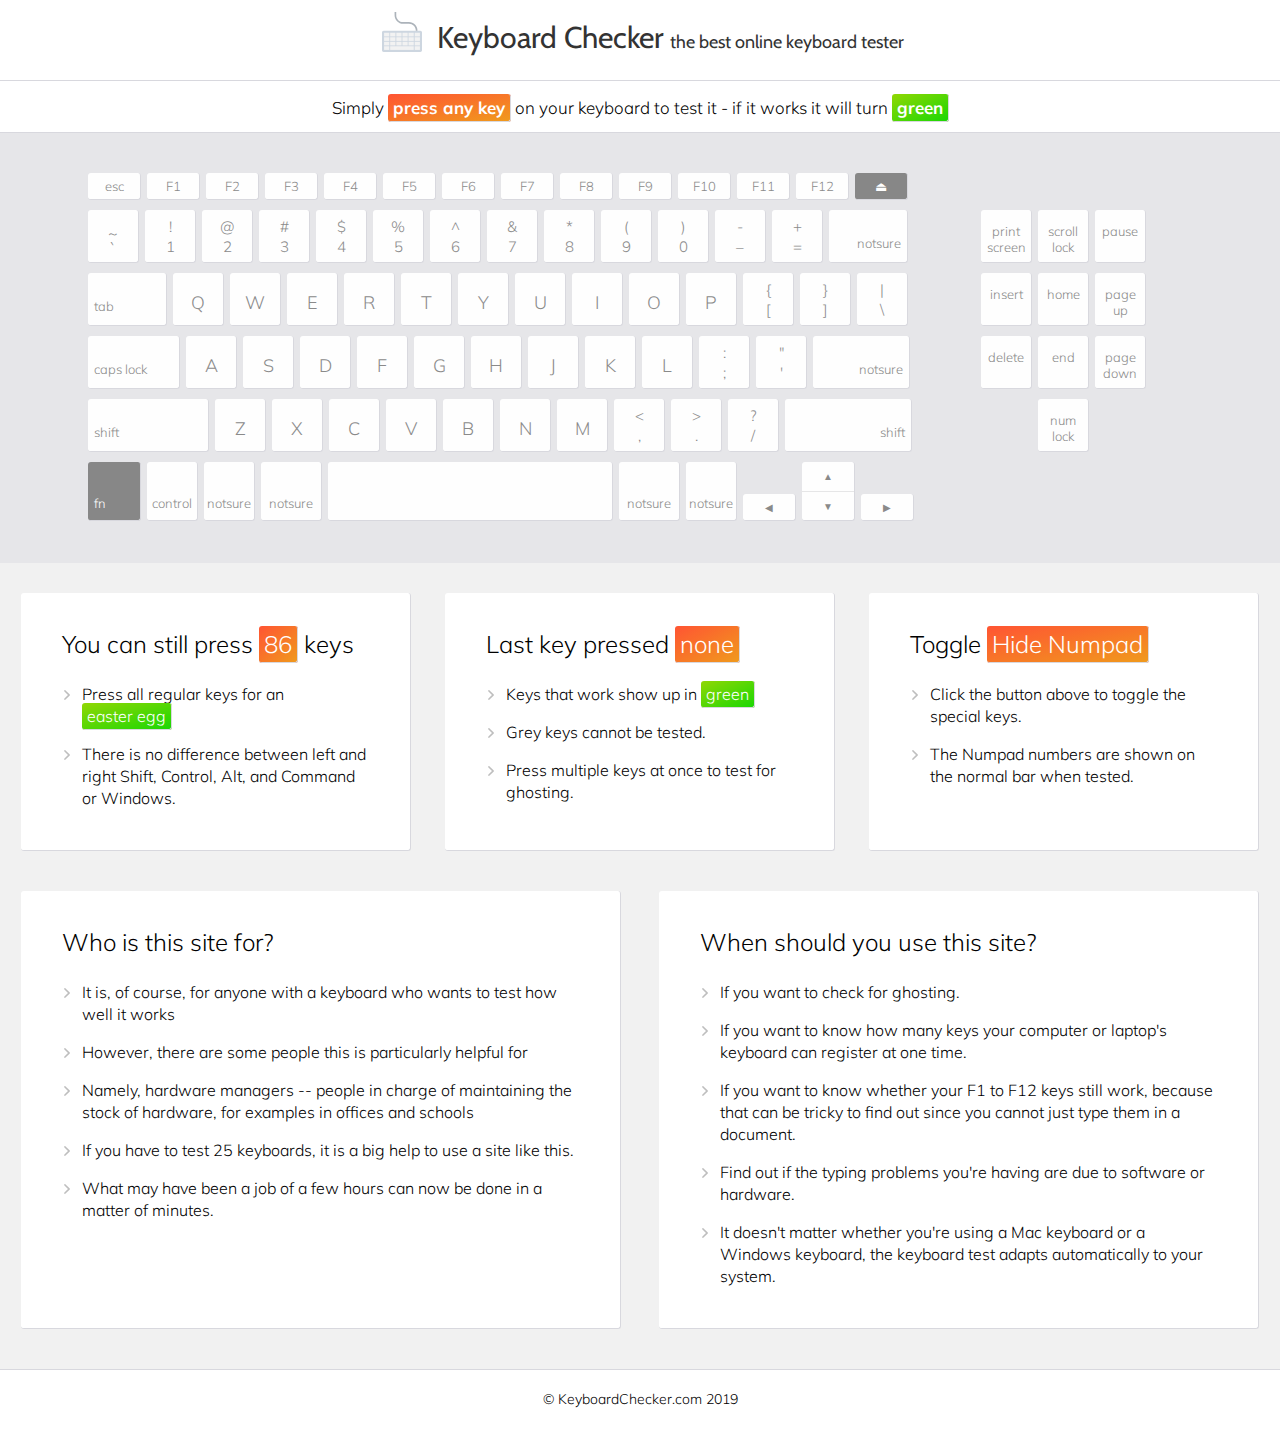
<file: index.html>
<!DOCTYPE html><html>
<head>
	<link rel="icon" type="image/x-icon" href="keyboard.png" /><title>Keyboard Checker | The best online keyboard tester</title>
	<meta name="keywords" content="Keyboard, tester, checker, test, check, keys" />
	<meta name="description" content="Test all keys on your keyboard with this easy-to-use website. Works with any keyboard and any browser. Simply press any key to test it." />
	<meta charset="utf-8">
	<link rel="stylesheet" href="style.css" />
	<script src="https://ajax.googleapis.com/ajax/libs/jquery/3.2.1/jquery.min.js"></script>
	<script src="script.js"></script>
	<link href="https://fonts.googleapis.com/css?family=Muli:300" rel="stylesheet">
	<link href="https://fonts.googleapis.com/css?family=Cabin:500" rel="stylesheet">

</head>
<body>
	<div class="toptoptop"><div class="toptop"><div class="top"><h1><span class="icon"></span><a class="title" href="http://www.keyboardchecker.com">Keyboard Checker <span id="small">the best online keyboard tester</span></a></h1>
	</div></div></div>
	<div class="h2bar"><br /><br /><h2 class="broken">Simply <span class="keycounter bold">press any key</span> on your keyboard to test it - if it works it will turn <span class="green bold">green</span></h2></div>
	<div class="bg">
	<div class="container">
		<div class="keyboard">
			<div class="key Escape toprow"><p>esc</p></div>
						<div class="key F1 toprow"><p>F1</p></div>
						<div class="key F2 toprow" ><p>F2</p></div>
						<div class="key F3 toprow"><p>F3</p></div>
						<div class="key F4 toprow"><p>F4</p></div>
						<div class="key F5 toprow"><p>F5</p></div>
						<div class="key F6 toprow"><p>F6</p></div>
						<div class="key F7 toprow"><p>F7</p></div>
						<div class="key F8 toprow"><p>F8</p></div>
						<div class="key F9 toprow"><p>F9</p></div>
						<div class="key F10 toprow"><p>F10</p></div>
						<div class="key F11 toprow"><p>F11</p></div>
						<div class="key F12 toprow"><p>F12</p></div>
						<div class="key nowork toprow"><p>&#9167</p></div>
						<div class="key backquote tilde"><p>~<br />`</p></div>
						<div class="key 1 bracket exclamation"><p>!<br /><br /><br /><br /><br />1</p></div>
						<div class="key 2 bracket at"><p>@<br /><br /><br /><br /><br />2</p></div>
						<div class="key 3 bracket hashtag"><p>#<br /><br /><br /><br /><br />3</p></div>
						<div class="key 4 bracket dollarsign"><p>$<br /><br /><br /><br /><br />4</p></div>
						<div class="key 5 bracket percent"><p>%<br /><br /><br /><br /><br />5</p></div>
						<div class="key 6 bracket circumflex"><p>^<br /><br /><br /><br /><br />6</p></div>
						<div class="key 7 bracket and"><p>&<br /><br /><br /><br /><br />7</p></div>
						<div class="key 8 bracket asterisk"><p>*<br /><br /><br /><br /><br />8</p></div>
						<div class="key 9 bracket roundbracketleft"><p>(<br /><br /><br /><br /><br />9</p></div>
						<div class="key 0 bracket roundbracketright"><p>)<br /><br /><br /><br /><br />0</p></div>
						<div class="key minus bracket Underscore"><p>-<br /><br /><br /><br />_</p></div>
						<div class="key equal bracket plus"><p>+<br /><br /><br /><br /><br />=</p></div>
						<div class="key Backspace del"><p><script type="text/javascript">document.write(backkey)</script></p></div>
						<div class="key Tab"><p>tab</p></div>
						<div class="key q Q"><p>Q</p></div>
						<div class="key w W"><p>W</p></div>
						<div class="key e E"><p>E</p></div>
						<div class="key r R"><p>R</p></div>
						<div class="key t T"><p>T</p></div>
						<div class="key y Y"><p>Y</p></div>
						<div class="key u U"><p>U</p></div>
						<div class="key i I"><p>I</p></div>
						<div class="key o O"><p>O</p></div>
						<div class="key p P"><p>P</p></div>
						<div class="key bracketleft bracket CurlyBracketL"><p>{<br /><br /><br /><br /><br />[</p></div>
						<div class="key bracketright bracket CurlyBracketR"><p>}<br /><br /><br /><br /><br />]</p></div>
						<div class="key backslash bracket stick"><p>|<br /><br /><br /><br /><br />\</p></div>
						<div class="key CapsLock"><p>caps lock</p></div>
						<div class="key a A"><p>A</p></div>
						<div class="key s S"><p>S</p></div>
						<div class="key d D"><p>D</p></div>
						<div class="key f F"><p>F</p></div>
						<div class="key g G"><p>G</p></div>
						<div class="key h H"><p>H</p></div>
						<div class="key j J"><p>J</p></div>
						<div class="key k K"><p>K</p></div>
						<div class="key l L"><p>L</p></div>
						<div class="key semicolon bracket colon"><p>:<br /><br /><br /><br /><br />;</p></div>
						<div class="key quote bracket doublequote"><p>"<br /><br /><br /><br /><br />'</p></div>
						<div class="key Enter return"><p><script type="text/javascript">document.write(enterkey)</script></p></div>
						<div class="key Shift shiftleft"><p>shift</p></div>
						<div class="key z Z"><p>Z</p></div>
						<div class="key x X"><p>X</p></div>
						<div class="key c C"><p>C</p></div>
						<div class="key v V"><p>V</p></div>
						<div class="key b B"><p>B</p></div>
						<div class="key n N"><p>N</p></div>
						<div class="key m M"><p>M</p></div>
						<div class="key comma bracket flexleft"><p><<br /><br /><br /><br /><br />,</p></div>
						<div class="key punt bracket flexright"><p>><br /><br /><br /><br /><br />.</p></div>
						<div class="key slash bracket question"><p>?<br /><br /><br /><br /><br />/</p></div>
						<div class="key Shift shiftright"><p>shift</p></div>
						<div class="key nowork bottomrow fn"><p>fn</p></div>
						<div class ="key Control bottomrow"><p>control</p></div>
						<div class ="key Alt bottomrow"><p><script type="text/javascript">document.write(altkey)</script></p></div>
						<div class ="key Meta bottomrow cmd"><p><script type="text/javascript">document.write(startkey)</script></p></div>
						<div class ="key Space"></div>
						<div class ="key bottomrow Meta cmd"><p><script type="text/javascript">document.write(startkey)</script></p></div>
						<div class ="key bottomrow Alt"><p><script type="text/javascript">document.write(altkey)</script></p></div>
						<div class ="key ArrowLeft left">&#9664</div>
						<div class ="key updown">
							<div class="up ArrowUp">&#9650</div>
							<div class="down ArrowDown">&#9660</div>
						</div>
						<div class="key left ArrowRight">&#9654</div>
		</div>
		<div id="numpadblock">
						<div class="key toprow hidden"></div>
						<div class="key toprow hidden"></div>
						<div class="key toprow hidden"></div>
						<div class="key PrintScreen extra"><p>print<br />screen</p></div>
						<div class="key ScrollLock extra"><p>scroll<br />lock</p></div>
						<div class="key Pause extra"><p>pause</p></div>
						<div class="key Insert extra"><p>insert</p></div>
						<div class="key Home extra"><p>home</p></div>
						<div class="key PageUp extra"><p>page<br />up</p></div>
						<div class="key Delete extra"><p>delete</p></div>
						<div class="key End extra"><p>end</p></div>
						<div class="key PageDown extra"><p>page<br />down</p></div>
						<div class="key hidden"></div>
						<div class="key Numlock extra"><p>num<br />lock</p></div>
						<div class="key hidden"></div>
						<div class="key bottomrow hidden"></div>
						<div class="key bottomrow hidden"></div>
						<div class="key bottomrow hidden"></div>
		</div>
	</div>
</div>
<div class="cardscontainer">
	<div class="cards">
		<div id="card">
			<h3>You can still press <span class="test infotext keycounter">86</span> keys</h3>
			<p class="list"><span class="iconlist"></span>Press all regular keys for an <span class="green">easter egg</span></p>
			<p class="list"><span class="iconlist"></span>There is no difference between left and right Shift, Control, Alt, and Command or Windows.</p>
		</div>

		<div id="card">
			<h3 class="h3lastkey">Last key pressed <span class="infotext keycounter lastkey">none</span></h3>
			<p class="list"><span class="iconlist"></span>Keys that work show up in <span class="green">green</span></p>
			<p class="list"><span class="iconlist"></span>Grey keys cannot be tested. </p>
			<p class="list"><span class="iconlist"></span>Press multiple keys at once to test for ghosting.</p>
		</div>

		<div id="card">
			<h3>Toggle <span class="infotext keycounter hidenumpad" onclick="toggle_visibility('numpadblock');">Hide Numpad</span></h3>
			<p class="list"><span class="iconlist"></span>Click the button above to toggle the special keys.</p>
			<p class="list"><span class="iconlist"></span>The Numpad numbers are shown on the normal bar when tested.</p>
		</div>

		<div id="card" class="split">
		  <h3>Who is this site for?</h3>
		  <p class="list"><span class="iconlist"></span>It is, of course, for anyone with a keyboard who wants to test how well it works</p>
		  <p class="list"><span class="iconlist"></span>However, there are some people this is particularly helpful for</p>
		  <p class="list"><span class="iconlist"></span>Namely, hardware managers -- people in charge of maintaining the stock of hardware, for examples in offices and schools</p>
		  <p class="list"><span class="iconlist"></span>If you have to test 25 keyboards, it is a big help to use a site like this.</p>
		  <p class="list"><span class="iconlist"></span>What may have been a job of a few hours can now be done in a matter of minutes.</p>
	  </div>
	  <div id="card" class="split">
		  <h3>When should you use this site?</h3>
		  <p class="list"><span class="iconlist"></span>If you want to check for ghosting.</p>
		  <p class="list"><span class="iconlist"></span>If you want to know how many keys your computer or laptop's keyboard can register at one time.</p>
		  <p class="list"><span class="iconlist"></span>If you want to know whether your F1 to F12 keys still work, because that can be tricky to find out since you cannot just type them in a document.</p>
		  <p class="list"><span class="iconlist"></span>Find out if the typing problems you're having are due to software or hardware.</p>
		  <p class="list" id="link"><span class="iconlist"></span>It doesn't matter whether you're using a Mac keyboard or a Windows keyboard, the keyboard test adapts automatically to your system.</p>
	  </div>
	</div>
</div>
<div class="amazon">© KeyboardChecker.com 2019</div>
</body>
</html>
</file>
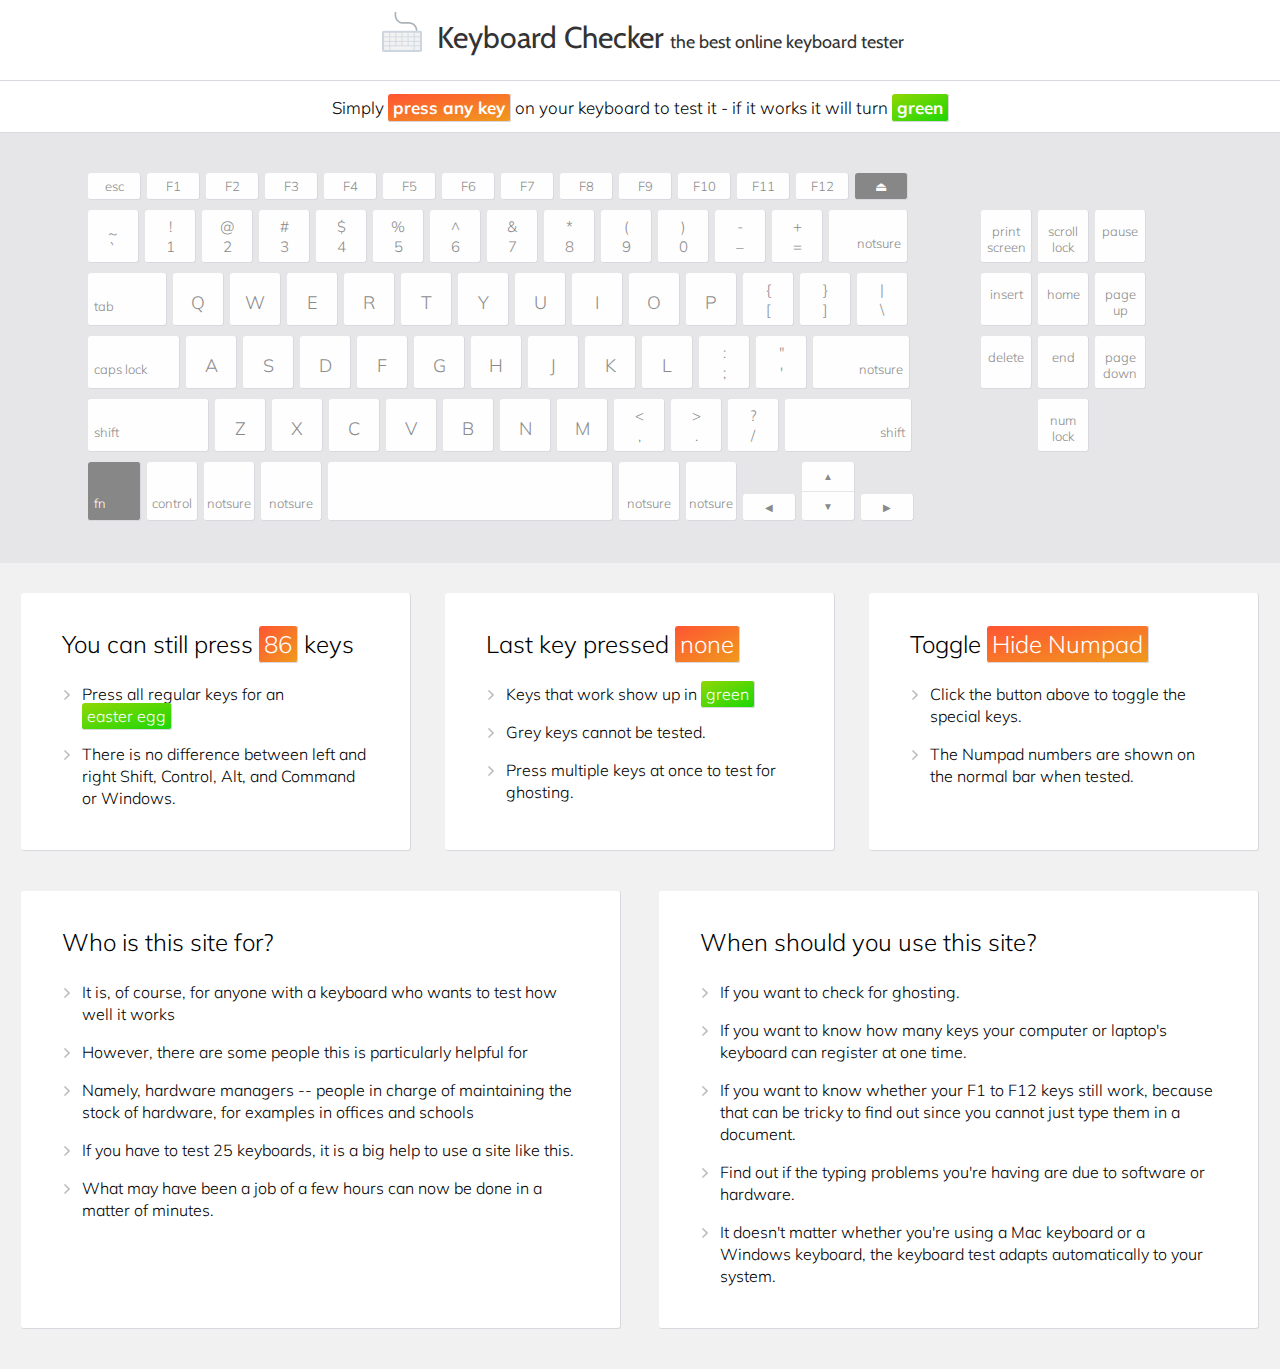
<file: checker/index.html>
<!DOCTYPE html><html>
<head>
	<link rel="icon" type="image/x-icon" href="keyboard.png" /><title>Keyboard Checker | The best online keyboard tester</title>
	<meta name="keywords" content="Keyboard, tester, checker, test, check, keys" />
	<meta name="description" content="Test all keys on your keyboard with this easy-to-use website. Works with any keyboard and any browser. Simply press any key to test it." />
	<meta charset="utf-8">
	<link rel="stylesheet" href="style.css" />
	<script src="https://ajax.googleapis.com/ajax/libs/jquery/3.2.1/jquery.min.js"></script>
	<script src="script.js"></script>
	<link href="https://fonts.googleapis.com/css?family=Muli:300" rel="stylesheet">
	<link href="https://fonts.googleapis.com/css?family=Cabin:500" rel="stylesheet">

</head>
<body>
	<div class="toptoptop"><div class="toptop"><div class="top"><h1><span class="icon"></span><a class="title" href="http://www.keyboardchecker.com">Keyboard Checker <span id="small">the best online keyboard tester</span></a></h1>
	</div></div></div>
	<div class="h2bar"><br /><br /><h2 class="broken">Simply <span class="keycounter bold">press any key</span> on your keyboard to test it - if it works it will turn <span class="green bold">green</span></h2></div>
	<div class="bg">
	<div class="container">
		<div class="keyboard">
			<div class="key Escape toprow"><p>esc</p></div>
						<div class="key F1 toprow"><p>F1</p></div>
						<div class="key F2 toprow" ><p>F2</p></div>
						<div class="key F3 toprow"><p>F3</p></div>
						<div class="key F4 toprow"><p>F4</p></div>
						<div class="key F5 toprow"><p>F5</p></div>
						<div class="key F6 toprow"><p>F6</p></div>
						<div class="key F7 toprow"><p>F7</p></div>
						<div class="key F8 toprow"><p>F8</p></div>
						<div class="key F9 toprow"><p>F9</p></div>
						<div class="key F10 toprow"><p>F10</p></div>
						<div class="key F11 toprow"><p>F11</p></div>
						<div class="key F12 toprow"><p>F12</p></div>
						<div class="key nowork toprow"><p>&#9167</p></div>
						<div class="key backquote tilde"><p>~<br />`</p></div>
						<div class="key 1 bracket exclamation"><p>!<br /><br /><br /><br /><br />1</p></div>
						<div class="key 2 bracket at"><p>@<br /><br /><br /><br /><br />2</p></div>
						<div class="key 3 bracket hashtag"><p>#<br /><br /><br /><br /><br />3</p></div>
						<div class="key 4 bracket dollarsign"><p>$<br /><br /><br /><br /><br />4</p></div>
						<div class="key 5 bracket percent"><p>%<br /><br /><br /><br /><br />5</p></div>
						<div class="key 6 bracket circumflex"><p>^<br /><br /><br /><br /><br />6</p></div>
						<div class="key 7 bracket and"><p>&<br /><br /><br /><br /><br />7</p></div>
						<div class="key 8 bracket asterisk"><p>*<br /><br /><br /><br /><br />8</p></div>
						<div class="key 9 bracket roundbracketleft"><p>(<br /><br /><br /><br /><br />9</p></div>
						<div class="key 0 bracket roundbracketright"><p>)<br /><br /><br /><br /><br />0</p></div>
						<div class="key minus bracket Underscore"><p>-<br /><br /><br /><br />_</p></div>
						<div class="key equal bracket plus"><p>+<br /><br /><br /><br /><br />=</p></div>
						<div class="key Backspace del"><p><script type="text/javascript">document.write(backkey)</script></p></div>
						<div class="key Tab"><p>tab</p></div>
						<div class="key q Q"><p>Q</p></div>
						<div class="key w W"><p>W</p></div>
						<div class="key e E"><p>E</p></div>
						<div class="key r R"><p>R</p></div>
						<div class="key t T"><p>T</p></div>
						<div class="key y Y"><p>Y</p></div>
						<div class="key u U"><p>U</p></div>
						<div class="key i I"><p>I</p></div>
						<div class="key o O"><p>O</p></div>
						<div class="key p P"><p>P</p></div>
						<div class="key bracketleft bracket CurlyBracketL"><p>{<br /><br /><br /><br /><br />[</p></div>
						<div class="key bracketright bracket CurlyBracketR"><p>}<br /><br /><br /><br /><br />]</p></div>
						<div class="key backslash bracket stick"><p>|<br /><br /><br /><br /><br />\</p></div>
						<div class="key CapsLock"><p>caps lock</p></div>
						<div class="key a A"><p>A</p></div>
						<div class="key s S"><p>S</p></div>
						<div class="key d D"><p>D</p></div>
						<div class="key f F"><p>F</p></div>
						<div class="key g G"><p>G</p></div>
						<div class="key h H"><p>H</p></div>
						<div class="key j J"><p>J</p></div>
						<div class="key k K"><p>K</p></div>
						<div class="key l L"><p>L</p></div>
						<div class="key semicolon bracket colon"><p>:<br /><br /><br /><br /><br />;</p></div>
						<div class="key quote bracket doublequote"><p>"<br /><br /><br /><br /><br />'</p></div>
						<div class="key Enter return"><p><script type="text/javascript">document.write(enterkey)</script></p></div>
						<div class="key Shift shiftleft"><p>shift</p></div>
						<div class="key z Z"><p>Z</p></div>
						<div class="key x X"><p>X</p></div>
						<div class="key c C"><p>C</p></div>
						<div class="key v V"><p>V</p></div>
						<div class="key b B"><p>B</p></div>
						<div class="key n N"><p>N</p></div>
						<div class="key m M"><p>M</p></div>
						<div class="key comma bracket flexleft"><p><<br /><br /><br /><br /><br />,</p></div>
						<div class="key punt bracket flexright"><p>><br /><br /><br /><br /><br />.</p></div>
						<div class="key slash bracket question"><p>?<br /><br /><br /><br /><br />/</p></div>
						<div class="key Shift shiftright"><p>shift</p></div>
						<div class="key nowork bottomrow fn"><p>fn</p></div>
						<div class ="key Control bottomrow"><p>control</p></div>
						<div class ="key Alt bottomrow"><p><script type="text/javascript">document.write(altkey)</script></p></div>
						<div class ="key Meta bottomrow cmd"><p><script type="text/javascript">document.write(startkey)</script></p></div>
						<div class ="key Space"></div>
						<div class ="key bottomrow Meta cmd"><p><script type="text/javascript">document.write(startkey)</script></p></div>
						<div class ="key bottomrow Alt"><p><script type="text/javascript">document.write(altkey)</script></p></div>
						<div class ="key ArrowLeft left">&#9664</div>
						<div class ="key updown">
							<div class="up ArrowUp">&#9650</div>
							<div class="down ArrowDown">&#9660</div>
						</div>
						<div class="key left ArrowRight">&#9654</div>
		</div>
		<div id="numpadblock">
						<div class="key toprow hidden"></div>
						<div class="key toprow hidden"></div>
						<div class="key toprow hidden"></div>
						<div class="key PrintScreen extra"><p>print<br />screen</p></div>
						<div class="key ScrollLock extra"><p>scroll<br />lock</p></div>
						<div class="key Pause extra"><p>pause</p></div>
						<div class="key Insert extra"><p>insert</p></div>
						<div class="key Home extra"><p>home</p></div>
						<div class="key PageUp extra"><p>page<br />up</p></div>
						<div class="key Delete extra"><p>delete</p></div>
						<div class="key End extra"><p>end</p></div>
						<div class="key PageDown extra"><p>page<br />down</p></div>
						<div class="key hidden"></div>
						<div class="key Numlock extra"><p>num<br />lock</p></div>
						<div class="key hidden"></div>
						<div class="key bottomrow hidden"></div>
						<div class="key bottomrow hidden"></div>
						<div class="key bottomrow hidden"></div>
		</div>
	</div>
</div>
<div class="cardscontainer">
	<div class="cards">
		<div id="card">
			<h3>You can still press <span class="test infotext keycounter">86</span> keys</h3>
			<p class="list"><span class="iconlist"></span>Press all regular keys for an <span class="green">easter egg</span></p>
			<p class="list"><span class="iconlist"></span>There is no difference between left and right Shift, Control, Alt, and Command or Windows.</p>
		</div>

		<div id="card">
			<h3 class="h3lastkey">Last key pressed <span class="infotext keycounter lastkey">none</span></h3>
			<p class="list"><span class="iconlist"></span>Keys that work show up in <span class="green">green</span></p>
			<p class="list"><span class="iconlist"></span>Grey keys cannot be tested. </p>
			<p class="list"><span class="iconlist"></span>Press multiple keys at once to test for ghosting.</p>
		</div>

		<div id="card">
			<h3>Toggle <span class="infotext keycounter hidenumpad" onclick="toggle_visibility('numpadblock');">Hide Numpad</span></h3>
			<p class="list"><span class="iconlist"></span>Click the button above to toggle the special keys.</p>
			<p class="list"><span class="iconlist"></span>The Numpad numbers are shown on the normal bar when tested.</p>
		</div>

		<div id="card" class="split">
		  <h3>Who is this site for?</h3>
		  <p class="list"><span class="iconlist"></span>It is, of course, for anyone with a keyboard who wants to test how well it works</p>
		  <p class="list"><span class="iconlist"></span>However, there are some people this is particularly helpful for</p>
		  <p class="list"><span class="iconlist"></span>Namely, hardware managers -- people in charge of maintaining the stock of hardware, for examples in offices and schools</p>
		  <p class="list"><span class="iconlist"></span>If you have to test 25 keyboards, it is a big help to use a site like this.</p>
		  <p class="list"><span class="iconlist"></span>What may have been a job of a few hours can now be done in a matter of minutes.</p>
	  </div>
	  <div id="card" class="split">
		  <h3>When should you use this site?</h3>
		  <p class="list"><span class="iconlist"></span>If you want to check for ghosting.</p>
		  <p class="list"><span class="iconlist"></span>If you want to know how many keys your computer or laptop's keyboard can register at one time.</p>
		  <p class="list"><span class="iconlist"></span>If you want to know whether your F1 to F12 keys still work, because that can be tricky to find out since you cannot just type them in a document.</p>
		  <p class="list"><span class="iconlist"></span>Find out if the typing problems you're having are due to software or hardware.</p>
		  <p class="list" id="link"><span class="iconlist"></span>It doesn't matter whether you're using a Mac keyboard or a Windows keyboard, the keyboard test adapts automatically to your system.</p>
	  </div>
	</div>
</div>
</body>
</html>
</file>
<file: style.css>
body {
    margin: 0;
    padding: 0;
    font-family: "HelveticaNeueLight", "HelveticaNeue-Light", "Helvetica Neue Light", "Helvetica Neue",
        "Muli", "Helvetica", "Lucida Grande", sans-serif;
    font-weight: 300;
    background-color: #f1f1f1;
}

.top {
    height: 70px;
    margin: 0 auto;
    width: 1150px;
    position: relative;
    margin-top: 5px;
}

.toptop {
    height: 70px;
    width: 100%;
    background-color: white;
    font-size: 25px;
    line-height: 45px;
    border-bottom: 1px solid #D8D8DE;
    text-align: center;
    padding-top: 10px;
    position: fixed;
    z-index: 100;
    padding-bottom: -10px;
}

.toptoptop {
    width: 100%;
    height: 70px;
    background-color: #E6E6E9;
}

.bg {
    width: 100%;
    height: 430px;
    background-color: #E6E6E9;
}

h1 {
    font-size: 30px;
    line-height: 45px;
    font-weight: normal;
    width: 640px;
    margin: 0 auto;
    color: #333333;
    font-family: "HelveticaNeue-Medium", "Cabin", sans-serif;
}

#small {
    font-size: 18px;
    font-family: "Helvetica Neue", "Cabin", sans-serif;
}

.img1 {
    padding-left: 10px;
    padding-top: 10px;
}

.img2 {
    padding-left: 5px;
}

a {
    text-decoration: none;

}

a:hover {
    text-decoration: underline;
    cursor: pointer;
}

a.title {
    color: inherit;
    /* blue colors for links too */
    text-decoration: inherit;
    /* no underline */
}

h2 {
    font-size: 17px;
    font-weight: 300;
    margin-top: 12px;
    padding-left: 30px;
    padding-right: 30px;
    text-align: center;
}

.bold {
    font-weight: bold;
}

.broken {
    margin-top: -18px;
    padding-top: 0;
}

.iconlist {
    padding-left: 35px;
    background-position: 15px 50%;
    background-size: 10px 10px;
    background-repeat: no-repeat;
    background-image: url("right2.svg");
    opacity: 0.25;
    padding-bottom: 2px;
}

.icon {
    padding-left: 60px;
    padding-top: 12px;
    background-position: 5px 50%;
    background-size: 40px 40px;
    background-repeat: no-repeat;
    background-image: url('keyboard.svg');
}

.iconlist:hover {
    opacity: 0.75;
}

.h2bar {
    width: 100%;
    background-color: #ffffff;
    overflow: auto;
    min-height: 38px;
    border-bottom: 1px solid #D8D8DE;
    padding-top: 5px;
}

.container {
    margin: 0 auto;
    width: 1150px;
    padding-top: 30px;
    -webkit-touch-callout: none;
    -webkit-user-select: none;
    -khtml-user-select: none;
    -moz-user-select: none;
    -ms-user-select: none;
    user-select: none;
}

.keyboard {
    height: 400px;
    margin: 5px auto 0;
    width: 845px;
    position: relative;
    padding: 0 22px;
    display: inline-block;
}

#numpadblock {
    height: 400px;
    width: 210px;
    margin: 5px auto 0;
    display: inline-block;
    position: relative;
    padding: 0 22px;
}

.numpadfiller {
    width: 210px;
    height: 90px;
    display: inline-block;
}

.hidenumpad {
    -webkit-touch-callout: none;
    -webkit-user-select: none;
    -khtml-user-select: none;
    -moz-user-select: none;
    -ms-user-select: none;
    user-select: none;
}

.hidenumpad:hover {
    background-color: #C5C5C5;
    border-color: white;
    border-bottom: 1px solid #D8D8DE;
    border-right: 1px solid #D8D8DE;
    color: #FFF;
    font-weight: bold;
    cursor: pointer;
}

.hidenumpad:active {
    background: linear-gradient(to bottom right, #8FD700, #17D700);
    opacity: 1;
    color: #fff;
    border-color: white;
    border-bottom: 1px solid #D8D8DE;
    border-right: 1px solid #D8D8DE;
}

.key {
    border-bottom: 1px solid #D8D8DE;
    border-right: 1px solid #D8D8DE;
    opacity: 0.98;
    color: #898989;
    display: inline-block;
    font-size: 18px;
    height: 52px;
    text-align: center;
    vertical-align: top;
    width: 50px;
    margin: 5px 1px;
    border-radius: 3px;
    background-color: #ffffff;
    -webkit-touch-callout: none;
    -webkit-user-select: none;
    -khtml-user-select: none;
    -moz-user-select: none;
    -ms-user-select: none;
    user-select: none;
}

.key:hover {
    font-weight: bold;
    box-shadow: inset 0 20px 20px -20px #E7E7E7;
}

.extra {
    font-size: 13px;
}

.vh {
    visibility: hidden;
}

.toprow {
    height: 26px;
    font-size: 13px;
    line-height: 0px;
    width: 52px;
}

.tilde {
    font-size: 16px;
    line-height: 15px;
}

.del {
    text-align: right;
    padding-right: 6px;
    width: 72px;
    font-size: 13px;
    line-height: 40px;
}

.plus {
    line-height: 15px;
}

.min {
    line-height: 5px;
}

.Tab {
    text-align: left;
    padding-left: 6px;
    width: 72px;
    font-size: 13px;
    line-height: 40px;
}

.bracket {
    line-height: 4px;
    font-size: 15px;
}

.CapsLock {
    text-align: left;
    padding-left: 6px;
    width: 85px;
    font-size: 13px;
    line-height: 40px;
}

.return {
    text-align: right;
    padding-right: 6px;
    width: 90px;
    font-size: 13px;
    line-height: 40px;
}

.bottomrow {
    font-size: 13px;
    line-height: 56px;
    height: 58px;
}

.fn {
    text-align: left;
    padding-left: 6px;
    width: 46px;
}

.cmd {
    width: 60px;
}

.press {
    background-color: #C5C5C5;
    border-color: #C5C5C5;
    color: #FFF;
    font-weight: bold;
}

.active {
    background: linear-gradient(to bottom right, #8FD700, #17D700);
    opacity: 1;
    color: #fff;
    border-color: #D8D8DE;
}

.shiftleft {
    text-align: left;
    padding-left: 6px;
    width: 114px;
    font-size: 13px;
    line-height: 40px;
}

.shiftright {
    text-align: right;
    padding-right: 6px;
    width: 120px;
    font-size: 13px;
    line-height: 40px;
}

.Space {
    width: 284px;
    height: 58px;
}

.left {
    height: 26px;
    margin-top: 37px;
    font-size: 10px;
    line-height: 27px;
    width: 52px;
}

.updown {
    font-size: 10px;
    height: 58px;
    width: 52px;
}

.up {
    height: 29px;
    line-height: 30px;
    border-bottom: 1px solid #E7E7E7;
}

.down {
    height: 28px;
    line-height: 30px;
}

.hidden {
    visibility: hidden;
}

.nowork {
    background-color: #868686;
    color: white;
}

.test {
    color: #000000;
}

.infotext {
    display: inline;
}

.keycounter {
    border-bottom: 1px solid #D8D8DE;
    border-right: 1px solid #D8D8DE;
    opacity: 0.98;
    color: white;
    border-radius: 3px;
    background: linear-gradient(to bottom right, #FF512F, #F09819);
    padding: 3px;
    padding-left: 5px;
    padding-right: 5px;
    white-space: nowrap;
}

.footer {
    width: 100%;
    border-top: 1px solid #D8D8DE;
}

.green {
    border-bottom: 1px solid #D8D8DE;
    border-right: 1px solid #D8D8DE;
    opacity: 0.98;
    color: white;
    border-radius: 3px;
    background: linear-gradient(to bottom right, #8FD700, #17D700);
    padding: 3px;
    display: inline;
    padding-left: 5px;
    padding-right: 5px;
    white-space: nowrap;
}

.cardscontainer {
    width: 100%;
    /* border-top:1px solid #D8D8DE; */
    background-color: #f1f1f1;
    padding-top: 20px;
    max-width: 1300px;
    margin: 0 auto;
    padding-left: 5px;
    padding-right: 5px;
    box-sizing: border-box;
}

.cards {
    width: 99%;
    margin-left: 0.5%;
    display: flex;
    flex-wrap: wrap;
    justify-content: space-between;
    margin-top: 10px;
}

#card {
    box-sizing: border-box;
    width: 31%;
    overflow: auto;
    background-color: #ffffff;
    margin-left: 10px;
    margin-right: 10px;
    border-bottom: 1px solid #D8D8DE;
    border-right: 1px solid #D8D8DE;
    margin-bottom: 40px;
    padding: 12px;
    border-radius: 3px;
    padding-bottom: 25px;
}

#card.split {
    width: 47.7%;
}

#card.fullwidth {
    width: 100%;
}

.img1 {
    display: block;
    margin: 0 auto;
    padding-right: 25px;
}

.amazonimg {
    min-height: 147px;
    max-width: 93%;
}

.h3lastkey {
    padding-right: 0px;
    margin-right: 0px;
}

h3 {
    font-size: 24px;
    padding-left: 29px;
    font-weight: 300;
    padding-right: 25px;
}

.list {
    padding-left: 49px;
    text-indent: -35px;
    padding-right: 30px;
    line-height: 22px;
}

.cardtext {
    padding-left: 30px;
    line-height: 22px;
    padding-right: 30px;
}

img.cardtop {
    margin: -12px;
    width: calc(100% + 24px);
    min-height: 150px;
    max-height: 233px;
    overflow: hidden;
    margin-bottom: 6px;
    display: flex;
}

img.cardbottom {
    margin: -12px;
    width: calc(100% + 24px);
    min-height: 150px;
    max-height: 233px;
    overflow: hidden;
    margin-bottom: -28px;
    margin-top: 6px;
}

img.cardmiddle {
    margin: -12px;
    width: calc(100% + 24px);
    min-height: 150px;
    max-height: 233px;
    overflow: hidden;
    margin-bottom: 6px;
    margin-top: 6px;
}

.cardbackground {
    background: linear-gradient(rgba(0, 0, 0, 0.5),
            rgba(0, 0, 0, 0.5)),
        url("mactypeweb.jpg");

    background-size: cover;
    position: relative;
    background-position: 40%;
}

h3.white {
    color: white;
    text-shadow: 0.5px 0.5px 0px #333;
    font-size: 30px;
    line-height: 40px;
}

p.white {
    color: white;
    text-shadow: 0.5px 0.5px 0px #333;
    font-size: 18px;
}

.amazon {
    background-color: #ffffff;
    margin: 0 auto;
    padding: 20px;
    text-align: center;
    font-size: 14px;
    min-height: 60px;
    border-top: 1px solid #D8D8DE;
    box-sizing: border-box;
}

.amazon a {
    text-decoration: underline;
    width: 100%;
    text-align: center;
}

.ctabar {
    background-color: #ffffff;
    margin: 0 auto;
    padding: 0;
    padding-bottom: 10px;
    width: 100%;
    text-align: center;
    border-top: 1px solid #D8D8DE;
    border-bottom: 1px solid #D8D8DE;
    overflow: auto;
    font-size: 21px;
    /* display:none; */
}

/* Small screens */
@media all and (max-width: 1050px) {
    #card {
        width: 47%;
    }
}

@media all and (max-width: 700px) {
    #card {
        width: 99%;
    }
}
</file>
<file: checker/style.css>
body {
	margin: 0;
	padding: 0;
	font-family: "HelveticaNeueLight", "HelveticaNeue-Light", "Helvetica Neue Light", "Helvetica Neue", 
   "Muli", "Helvetica", "Lucida Grande", sans-serif;
   font-weight:300;
   background-color:#f1f1f1;
}
.top {
    height: 70px;
    margin: 0 auto;
    width: 1150px;
    position:relative;
    margin-top:5px;
}
.toptop {
    height:70px;
    width:100%;
    background-color:white;
    font-size:25px;
    line-height:45px;
    border-bottom:1px solid #D8D8DE;
    text-align:center;
    padding-top:10px;
    position:fixed;
    z-index:100;
    padding-bottom:-10px;
}
.toptoptop {
    width:100%;
    height:70px;
    background-color:#E6E6E9;
}
.bg {
    width:100%;
    height:430px;
    background-color: #E6E6E9;
}
h1 {
    font-size:30px;
    line-height:45px;
    font-weight:normal;
    width:640px;
    margin: 0 auto;
    color:#333333;
    font-family: "HelveticaNeue-Medium", "Cabin", sans-serif;
}
#small {
    font-size:18px;
    font-family: "Helvetica Neue", "Cabin", sans-serif;
}
.img1 {
    padding-left:10px;
    padding-top:10px;
}
.img2 {
    padding-left:5px;
}
a {
    text-decoration:none;
    
}
a:hover {
    text-decoration: underline;
    cursor: pointer;
}
a.title {
  color: inherit; /* blue colors for links too */
  text-decoration: inherit; /* no underline */
}
h2 {
    font-size:17px;
    font-weight:300;
    margin-top:12px;
    padding-left:30px;
    padding-right:30px;
    text-align:center;
}
.bold {
    font-weight:bold;
}
.broken {
    margin-top:-18px;
    padding-top:0;
}
.iconlist {
    padding-left:35px;
    background-position: 15px 50%;
    background-size: 10px 10px;
    background-repeat: no-repeat;
    background-image: url("right2.svg");
    opacity: 0.25;
    padding-bottom:2px;
}
.icon {
    padding-left:60px;
    padding-top:12px;
    background-position: 5px 50%;
    background-size: 40px 40px;
    background-repeat: no-repeat;
    background-image: url('keyboard.svg');
}
.iconlist:hover {
    opacity:0.75;
}
.h2bar {
    width:100%;
    background-color:#ffffff;
    overflow: auto;
    min-height:38px;
    border-bottom:1px solid #D8D8DE;
    padding-top:5px;
}
.container {
    margin: 0 auto;
    width:1150px;
    padding-top:30px;
    -webkit-touch-callout: none;
    -webkit-user-select: none;
    -khtml-user-select: none;
    -moz-user-select: none;
    -ms-user-select: none;
    user-select: none;
}
.keyboard {
    height: 400px;
    margin: 5px auto 0;
    width: 845px;
    position: relative;
    padding: 0 22px;
    display: inline-block;
}
#numpadblock {
    height:400px;
    width:210px;
    margin: 5px auto 0;
    display: inline-block;
    position: relative;
    padding: 0 22px;
}
.numpadfiller {
    width:210px;
    height:90px;
    display: inline-block;
}
.hidenumpad {
    -webkit-touch-callout: none;
    -webkit-user-select: none;
    -khtml-user-select: none;
    -moz-user-select: none;
    -ms-user-select: none;
    user-select: none;
}
.hidenumpad:hover {
    background-color: #C5C5C5;
    border-color:white;
    border-bottom: 1px solid #D8D8DE;
    border-right: 1px solid #D8D8DE;
    color: #FFF;
    font-weight: bold;
    cursor: pointer;
}
.hidenumpad:active {
    background: linear-gradient(to bottom right,#8FD700, #17D700);
    opacity: 1;
    color: #fff;
    border-color:white;
    border-bottom: 1px solid #D8D8DE;
    border-right: 1px solid #D8D8DE;
    }
.key {
    border-bottom: 1px solid #D8D8DE;
    border-right: 1px solid #D8D8DE;
    opacity: 0.98;
    color: #898989;
    display: inline-block;
    font-size: 18px;
    height: 52px;
    text-align: center;
    vertical-align: top;
    width: 50px;
    margin: 5px 1px;
    border-radius: 3px;
    background-color:#ffffff;
    -webkit-touch-callout: none;
    -webkit-user-select: none;
    -khtml-user-select: none;
    -moz-user-select: none;
    -ms-user-select: none;
    user-select: none;
}
.key:hover {
    font-weight: bold;
    box-shadow: inset 0 20px 20px -20px #E7E7E7;
}
.extra {
    font-size:13px;
}
.vh {
	visibility: hidden;
}
.toprow {
	height: 26px;
	font-size: 13px;
	line-height: 0px;
	width: 52px;
}
.tilde {
	font-size: 16px;
	line-height: 15px;
}
.del {
	text-align: right;
	padding-right: 6px;
	width: 72px;
	font-size: 13px;
	line-height: 40px;
}
.plus {
	line-height: 15px;
}
.min {
	line-height: 5px;
}
.Tab {
    text-align: left;
    padding-left: 6px;
    width: 72px;
    font-size: 13px;
    line-height: 40px;
}
.bracket {
    line-height: 4px;
    font-size: 15px;
}
.CapsLock {
    text-align: left;
    padding-left: 6px;
    width: 85px;
    font-size: 13px;
    line-height: 40px;
}
.return {
    text-align: right;
    padding-right: 6px;
    width: 90px;
    font-size: 13px;
    line-height: 40px;
}
.bottomrow {
    font-size: 13px;
    line-height: 56px;
    height: 58px;
}
.fn {
    text-align: left;
    padding-left: 6px;
    width: 46px;
}
.cmd {
    width:60px;
}
.press {
    background-color: #C5C5C5;
    border-color: #C5C5C5;
    color: #FFF;
    font-weight: bold;
}
.active {
    background: linear-gradient(to bottom right,#8FD700, #17D700);
    opacity: 1;
    color: #fff;
    border-color: #D8D8DE;
}
.shiftleft {
    text-align: left;
    padding-left: 6px;
    width: 114px;
    font-size: 13px;
    line-height: 40px;
}
.shiftright {
    text-align: right;
    padding-right: 6px;
    width: 120px;
    font-size: 13px;
    line-height: 40px;
}
.Space {
    width: 284px;
    height: 58px;
}
.left {
    height:26px;
    margin-top: 37px;
    font-size: 10px;
    line-height: 27px;
    width: 52px;
}
.updown {
    font-size: 10px;
    height:58px;
    width: 52px;
}
.up {
    height: 29px;
    line-height: 30px;
    border-bottom: 1px solid #E7E7E7;
}
.down {
    height:28px;
    line-height: 30px;
}
.hidden {
    visibility: hidden;
}
.nowork {
    background-color: #868686;
    color: white;
}
.test {
    color:#000000;
}
.infotext {
    display:inline;
}
.keycounter {
    border-bottom: 1px solid #D8D8DE;
    border-right: 1px solid #D8D8DE; 
    opacity: 0.98;
    color: white;
    border-radius: 3px;
    background: linear-gradient(to bottom right,#FF512F, #F09819);
    padding:3px;
    padding-left:5px;
    padding-right:5px;
    white-space: nowrap;
}
.footer {
    width:100%;
    border-top:1px solid #D8D8DE;
}
.green {
    border-bottom: 1px solid #D8D8DE;
    border-right: 1px solid #D8D8DE; 
    opacity: 0.98;
    color: white;
    border-radius: 3px;
    background: linear-gradient(to bottom right,#8FD700, #17D700);
    padding:3px;
    display:inline;
    padding-left:5px;
    padding-right:5px;
    white-space: nowrap;
}
.cardscontainer {
    width:100%;
    /* border-top:1px solid #D8D8DE; */
    background-color:#f1f1f1;
    padding-top:20px;
    max-width:1300px;
    margin:0 auto;
    padding-left:5px;
    padding-right:5px;
    box-sizing: border-box;
}
.cards {
    width:99%;
    margin-left:0.5%;
    display: flex; 
    flex-wrap:wrap;
    justify-content: space-between;
    margin-top:10px;
}
#card {
    box-sizing: border-box;
    width:31%;
    overflow: auto;
    background-color: #ffffff;
    margin-left:10px;
    margin-right:10px;
    border-bottom:1px solid #D8D8DE;
    border-right: 1px solid #D8D8DE;
    margin-bottom:40px;
    padding:12px;
    border-radius: 3px;
    padding-bottom:25px;
}
#card.split {
    width:47.7%;
}
#card.fullwidth {
    width:100%;
}
.img1 {
    display:block;
    margin:0 auto;
    padding-right:25px;
}
.amazonimg {
    min-height:147px;
    max-width:93%;
}
.h3lastkey {
    padding-right:0px;
    margin-right:0px;
}
h3 {
    font-size:24px;
    padding-left:29px;
    font-weight:300;
    padding-right:25px;
}
.list {
    padding-left:49px;
    text-indent:-35px;
    padding-right:30px;
    line-height:22px;
}
.cardtext {
    padding-left:30px;
    line-height:22px;
    padding-right:30px;
}
img.cardtop {
    margin:-12px;
    width: calc(100% + 24px);
    min-height:150px;
    max-height:233px;
    overflow:hidden;
    margin-bottom:6px;
    display:flex;
}
img.cardbottom {
    margin:-12px;
    width: calc(100% + 24px);
    min-height:150px;
    max-height:233px;
    overflow:hidden;
    margin-bottom:-28px;
    margin-top:6px;
}
img.cardmiddle {
    margin:-12px;
    width: calc(100% + 24px);
    min-height:150px;
    max-height:233px;
    overflow:hidden;
    margin-bottom:6px;
    margin-top:6px;
}
.cardbackground {
    background: linear-gradient(
      rgba(0, 0, 0, 0.5), 
      rgba(0, 0, 0, 0.5)
    ),
    url("mactypeweb.jpg");

    background-size: cover;
    position:relative;
    background-position:40%;
}
h3.white {
    color:white;
    text-shadow: 0.5px 0.5px 0px #333;
    font-size:30px;
    line-height:40px;
}
p.white {
    color:white;
    text-shadow: 0.5px 0.5px 0px #333;
    font-size:18px;
}
.amazon {
    background-color: #ffffff;
    margin:0 auto;
    padding:20px;
    text-align:center;
    font-size:14px;
    min-height:60px;
    border-top:1px solid #D8D8DE;
    box-sizing:border-box;
}
.amazon a {
    text-decoration:underline;
    width:100%;
    text-align:center;
}

.ctabar {
    background-color: #ffffff;
    margin:0 auto;
    padding:0;
    padding-bottom:10px;
    width:100%;
    text-align:center;
    border-top:1px solid #D8D8DE;
    border-bottom:1px solid #D8D8DE;
    overflow: auto;
    font-size:21px;
    /* display:none; */
}
/* Small screens */
@media all and (max-width: 1050px) {
    #card {
    width:47%;
  }
}
@media all and (max-width: 700px) {
    #card {
    width:99%;
  }
}
</file>
